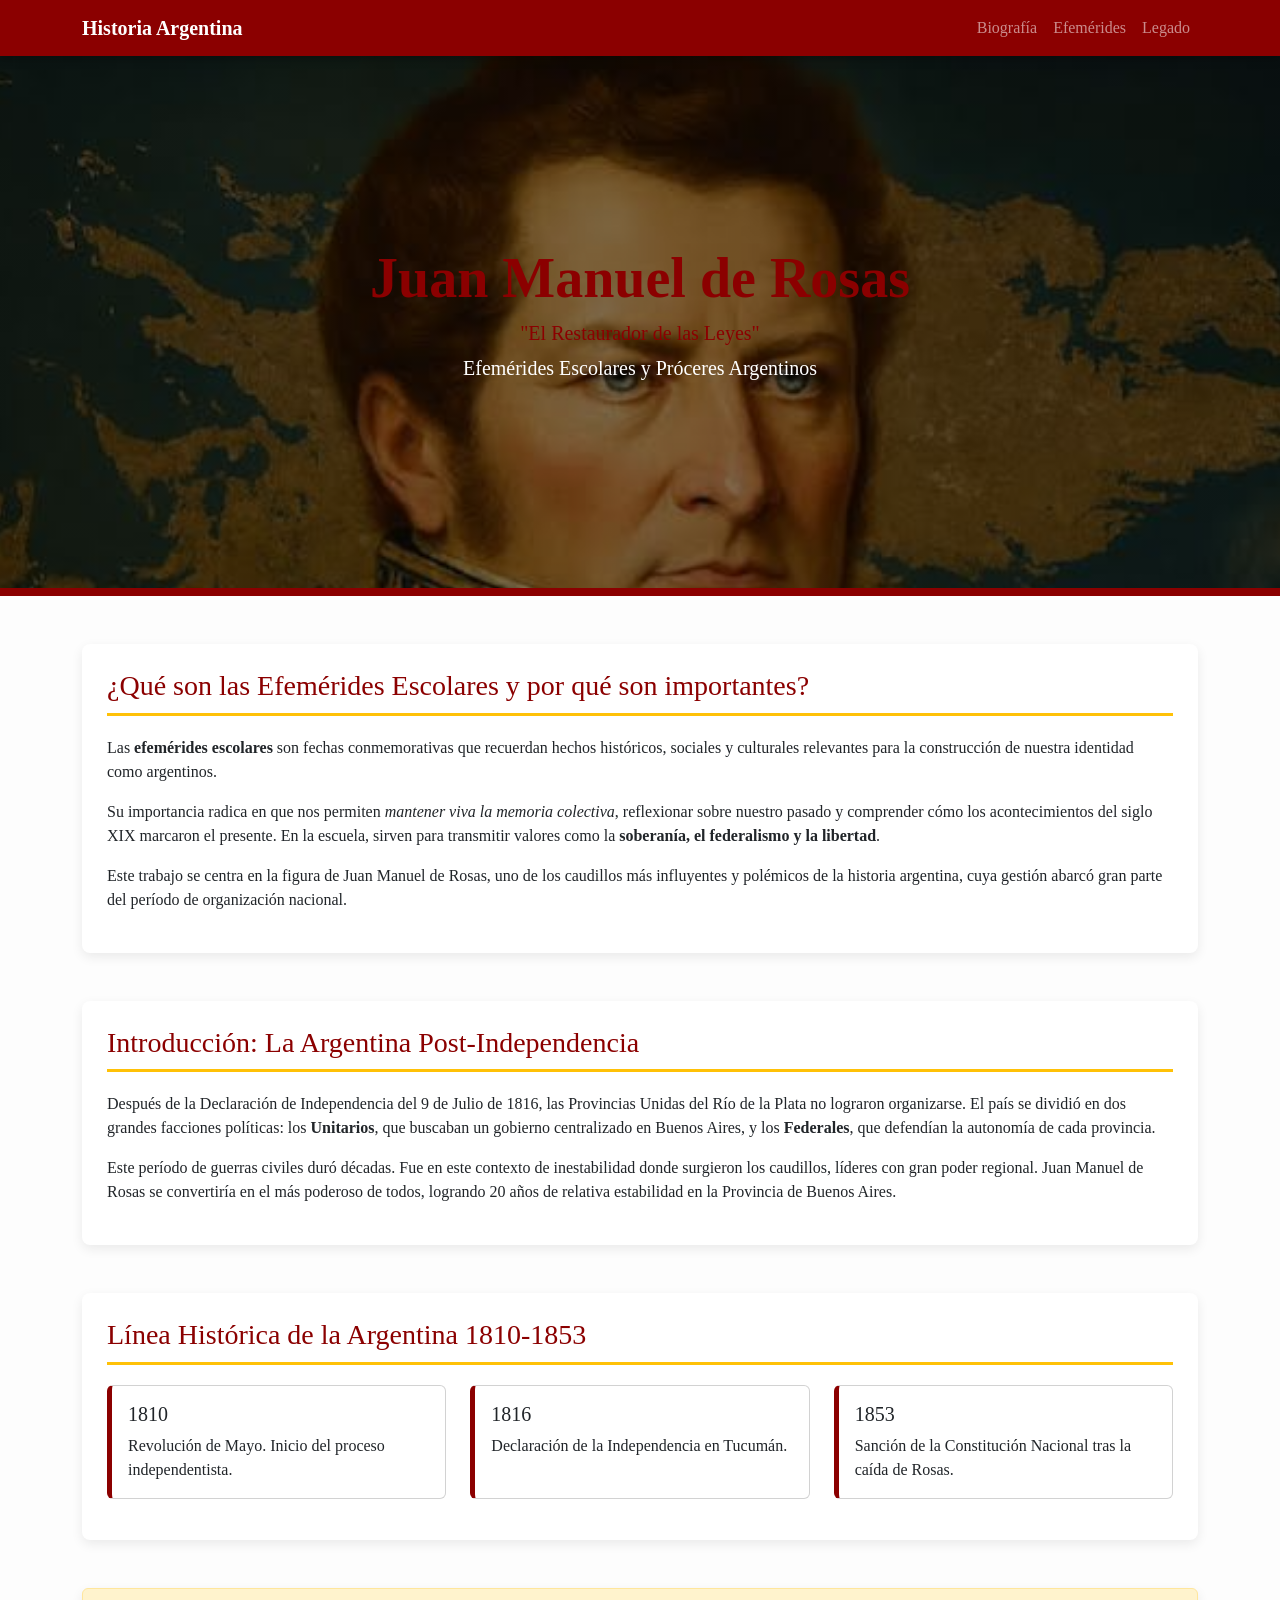
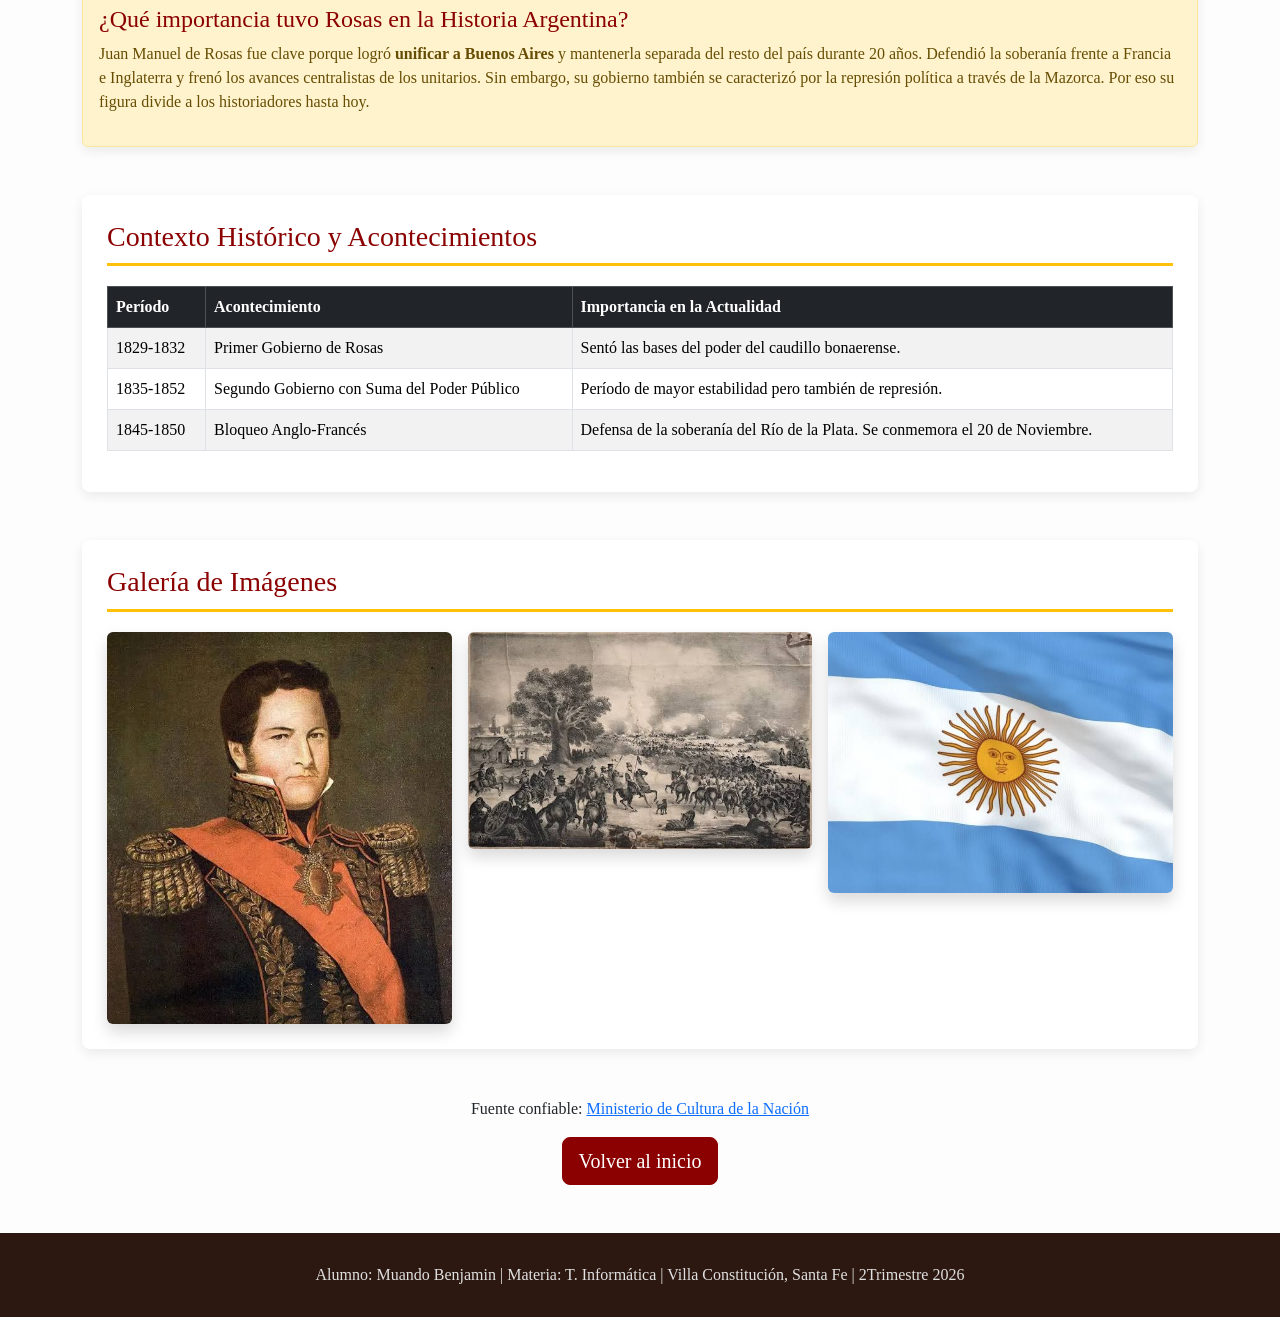
<file: index.html>
<!DOCTYPE html>
<html lang="es">
<head>
    <meta charset="UTF-8">
    <meta name="viewport" content="width=device-width, initial-scale=1.0">
    <link href="https://cdn.jsdelivr.net/npm/bootstrap@5.3.3/dist/css/bootstrap.min.css" rel="stylesheet">
    <link rel="stylesheet" href="css/styless.css">
    <title>Efemérides y Próceres - Juan Manuel de Rosas</title>
</head>

<body>

    <nav class="navbar navbar-expand-lg navbar-dark sticky-top" id="mainNav">
        <div class="container">
            <a class="navbar-brand fw-bold" href="index.html">Historia Argentina</a>
            <button class="navbar-toggler" type="button" data-bs-toggle="collapse" data-bs-target="#navbarNav">
                <span class="navbar-toggler-icon"></span>
            </button>
            <div class="collapse navbar-collapse" id="navbarNav">
                <ul class="navbar-nav ms-auto">
                    <li class="nav-item"><a class="nav-link" href="biografia.html">Biografía</a></li>
                    <li class="nav-item"><a class="nav-link" href="efemerides.html">Efemérides</a></li>
                    <li class="nav-item"><a class="nav-link" href="legado.html">Legado</a></li>
                </ul>
            </div>
        </div>
    </nav>

    <header id="inicio" class="d-flex align-items-center">
        <div class="container text-center text-white">
            <h1 class="display-4 fw-bold">Juan Manuel de Rosas</h1>
            <h2 class="lead">"El Restaurador de las Leyes"</h2>
            <p class="fs-5">Efemérides Escolares y Próceres Argentinos</p>
        </div>
    </header>

    <main class="container my-5">

        <section class="mb-5">
            <h3 class="titulo-seccion">¿Qué son las Efemérides Escolares y por qué son importantes?</h3>
            <p>Las <strong>efemérides escolares</strong> son fechas conmemorativas que recuerdan hechos históricos,
                sociales y culturales relevantes para la construcción de nuestra identidad como argentinos.</p>
            <p>Su importancia radica en que nos permiten <em>mantener viva la memoria colectiva</em>, reflexionar sobre
                nuestro pasado y comprender cómo los acontecimientos del siglo XIX marcaron el presente. En la escuela,
                sirven para transmitir valores como la <strong>soberanía, el federalismo y la libertad</strong>.</p>
            <p>Este trabajo se centra en la figura de Juan Manuel de Rosas, uno de los caudillos más influyentes y
                polémicos de la historia argentina, cuya gestión abarcó gran parte del período de organización nacional.
            </p>
        </section>

        <section class="mb-5">
            <h3 class="titulo-seccion">Introducción: La Argentina Post-Independencia</h3>
            <p>Después de la Declaración de Independencia del 9 de Julio de 1816, las Provincias Unidas del Río de la
                Plata no lograron organizarse. El país se dividió en dos grandes facciones políticas: los
                <strong>Unitarios</strong>, que buscaban un gobierno centralizado en Buenos Aires, y los
                <strong>Federales</strong>, que defendían la autonomía de cada provincia.</p>
            <p>Este período de guerras civiles duró décadas. Fue en este contexto de inestabilidad donde surgieron los
                caudillos, líderes con gran poder regional. Juan Manuel de Rosas se convertiría en el más poderoso de
                todos, logrando 20 años de relativa estabilidad en la Provincia de Buenos Aires.</p>
        </section>

        <section class="mb-5">
            <h3 class="titulo-seccion">Línea Histórica de la Argentina 1810-1853</h3>
            <div class="row">
                <div class="col-md-4 mb-3">
                    <div class="card h-100 sombra-card">
                        <div class="card-body">
                            <h5 class="card-title">1810</h5>
                            <p class="card-text">Revolución de Mayo. Inicio del proceso independentista.</p>
                        </div>
                    </div>
                </div>
                <div class="col-md-4 mb-3">
                    <div class="card h-100 sombra-card">
                        <div class="card-body">
                            <h5 class="card-title">1816</h5>
                            <p class="card-text">Declaración de la Independencia en Tucumán.</p>
                        </div>
                    </div>
                </div>
                <div class="col-md-4 mb-3">
                    <div class="card h-100 sombra-card">
                        <div class="card-body">
                            <h5 class="card-title">1853</h5>
                            <p class="card-text">Sanción de la Constitución Nacional tras la caída de Rosas.</p>
                        </div>
                    </div>
                </div>
            </div>
        </section>

        <section class="mb-5 alert alert-warning">
            <h4>¿Qué importancia tuvo Rosas en la Historia Argentina?</h4>
            <p>Juan Manuel de Rosas fue clave porque logró <strong>unificar a Buenos Aires</strong> y mantenerla
                separada del resto del país durante 20 años. Defendió la soberanía frente a Francia e Inglaterra y frenó
                los avances centralistas de los unitarios. Sin embargo, su gobierno también se caracterizó por la
                represión política a través de la Mazorca. Por eso su figura divide a los historiadores hasta hoy.</p>
        </section>

        <section class="mb-5">
            <h3 class="titulo-seccion">Contexto Histórico y Acontecimientos</h3>
            <table class="table table-striped table-bordered">
                <thead class="table-dark">
                    <tr>
                        <th>Período</th>
                        <th>Acontecimiento</th>
                        <th>Importancia en la Actualidad</th>
                    </tr>
                </thead>
                <tbody>
                    <tr>
                        <td>1829-1832</td>
                        <td>Primer Gobierno de Rosas</td>
                        <td>Sentó las bases del poder del caudillo bonaerense.</td>
                    </tr>
                    <tr>
                        <td>1835-1852</td>
                        <td>Segundo Gobierno con Suma del Poder Público</td>
                        <td>Período de mayor estabilidad pero también de represión.</td>
                    </tr>
                    <tr>
                        <td>1845-1850</td>
                        <td>Bloqueo Anglo-Francés</td>
                        <td>Defensa de la soberanía del Río de la Plata. Se conmemora el 20 de Noviembre.</td>
                    </tr>
                </tbody>
            </table>
        </section>

        <section class="mb-5">
            <h3 class="titulo-seccion">Galería de Imágenes</h3>
            <div class="row g-3">
                <div class="col-md-4">
                    <img src="img/rosas.webp" class="img-fluid rounded shadow"
                        alt="Retrato oficial de Juan Manuel de Rosas">
                </div>
                <div class="col-md-4">
                    <img src="img/caseros.jpg" class="img-fluid rounded shadow" alt="Pintura de la Batalla de Caseros">
                </div>
                <div class="col-md-4">
                    <img src="img/bandera.jpg" class="img-fluid rounded shadow"
                        alt="Bandera Argentina durante el gobierno de Rosas">
                </div>
            </div>
        </section>

        <p class="text-center">Fuente confiable: <a href="https://www.cultura.gob.ar" target=" _blank">Ministerio
                de Cultura de la Nación</a></p>

        <div class="text-center">
            <a href="#inicio" class="btn btn-danger btn-lg">Volver al inicio</a>
        </div>

    </main>

    <footer>
        <div class="container text-center">
            <p class="mb-0">Alumno: Muando Benjamin | Materia: T. Informática | Villa Constitución, Santa Fe | 2Trimestre 2026</p>
        </div>
    </footer>

   <script src="https://cdn.jsdelivr.net/npm/bootstrap@5.3.3/dist/js/bootstrap.bundle.min.js"> </script>
</body>
</html>
</file>
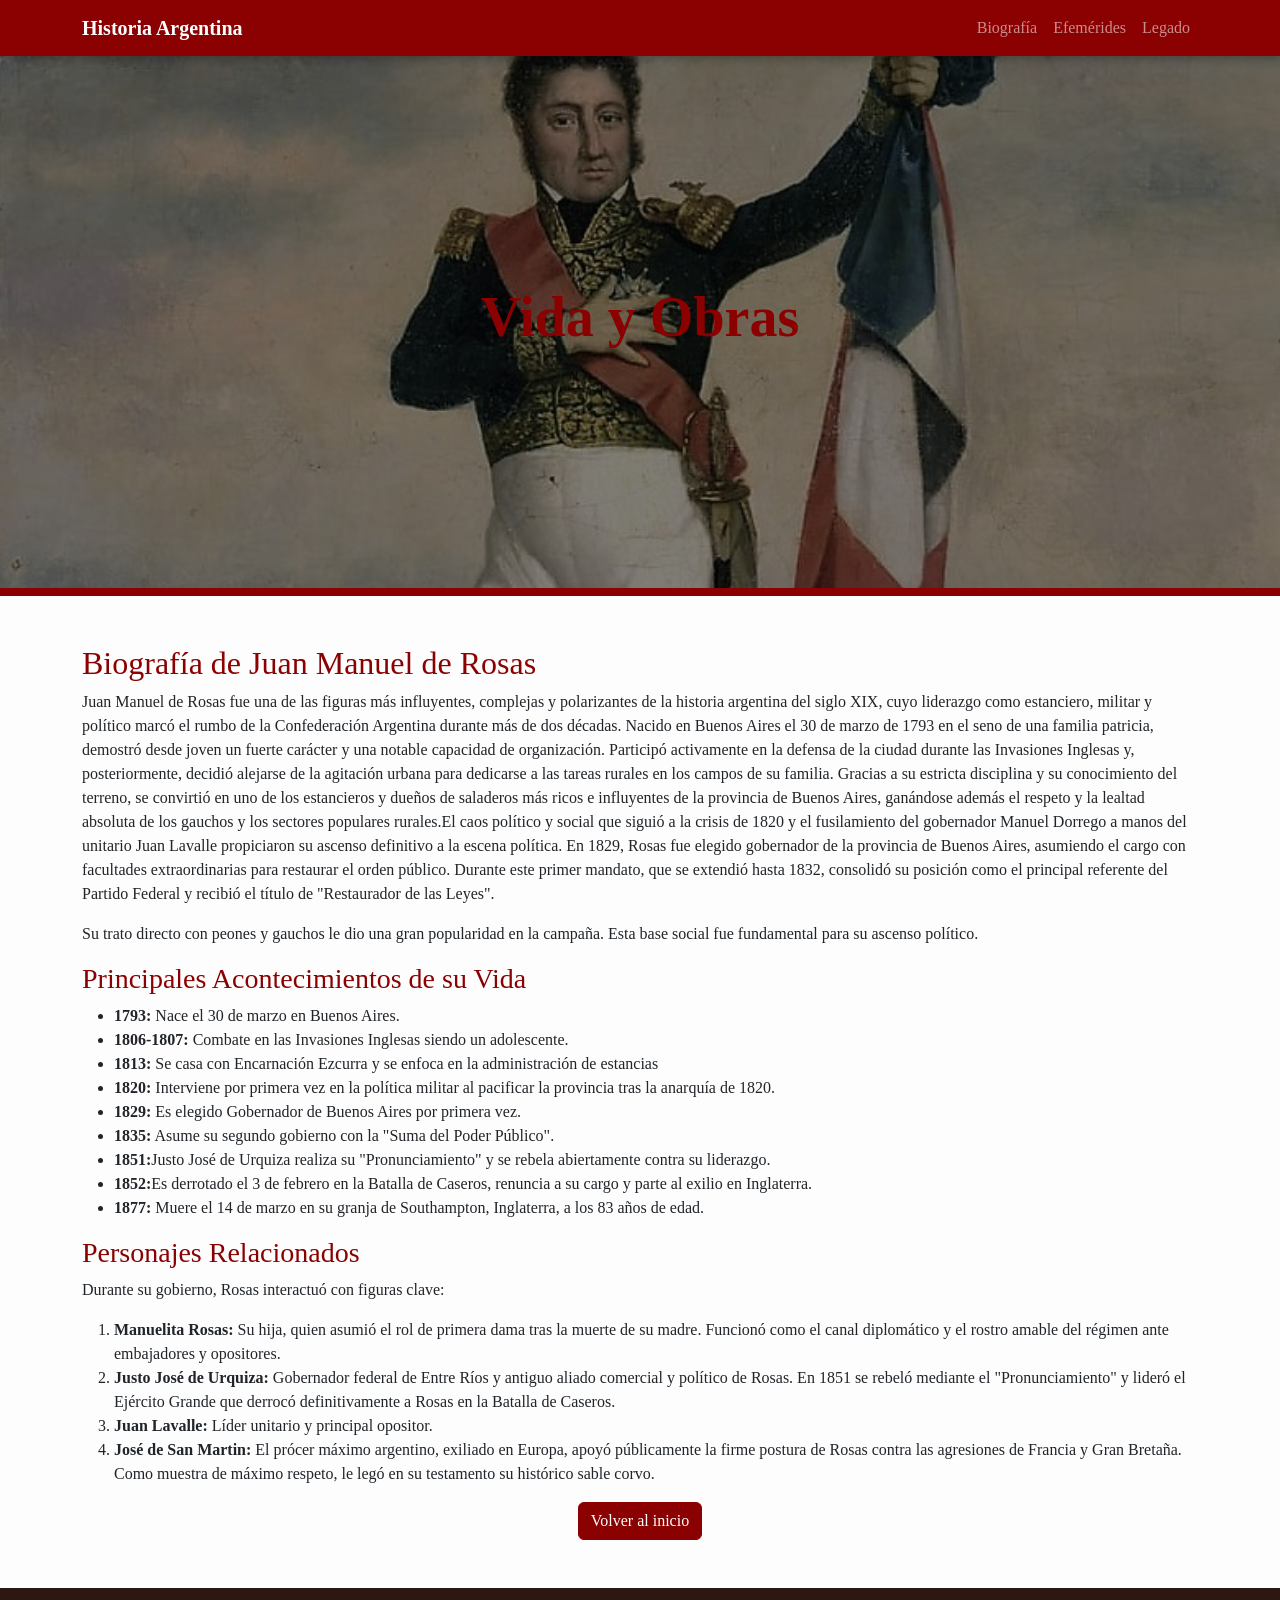
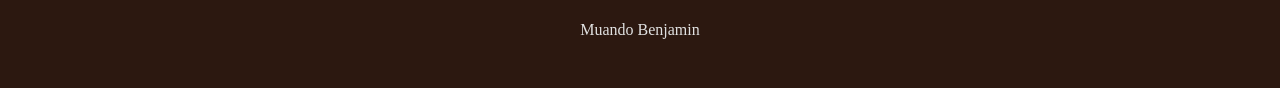
<file: biografia.html>
<!DOCTYPE html>
<html lang="es">

<head>
    <meta charset="UTF-8">
    <meta name="viewport" content="width=device-width, initial-scale=1.0">
    <link href="https://cdn.jsdelivr.net/npm/bootstrap@5.3.3/dist/css/bootstrap.min.css" rel=" stylesheet">
    <link rel="stylesheet" href="css/bio.css">
    <title>Biografía - Rosas</title>
</head>

<body>
    <nav class="navbar navbar-expand-lg navbar-dark sticky-top" id="mainNav">
        <div class="container">
            <a class="navbar-brand fw-bold" href="index.html">Historia Argentina</a>
            <button class="navbar-toggler" type="button" data-bs-toggle="collapse" data-bs-target="#navbarNav">
                <span class="navbar-toggler-icon"></span>
            </button>
            <div class="collapse navbar-collapse" id="navbarNav">
                <ul class="navbar-nav ms-auto">
                    <li class="nav-item"><a class="nav-link" href="biografia.html">Biografía</a></li>
                    <li class="nav-item"><a class="nav-link" href="efemerides.html">Efemérides</a></li>
                    <li class="nav-item"><a class="nav-link" href="legado.html">Legado</a></li>
                </ul>
            </div>
        </div>
    </nav>
    <header id="inicio" class="d-flex align-items-center">
        <div class="container text-center text-white d-flex align-items-center justify-content-center">
            <h1 class="display-4 fw-bold">Vida y Obras</h1>
        </div>
    </header>
    <main class="container my-5">
        <h2>Biografía de Juan Manuel de Rosas</h2>
        <p>Juan Manuel de Rosas fue una de las figuras más influyentes, complejas y polarizantes de la historia
            argentina del siglo XIX, cuyo liderazgo como estanciero, militar y político marcó el rumbo de la
            Confederación Argentina durante más de dos décadas. Nacido en Buenos Aires el 30 de marzo de 1793 en el seno
            de una familia patricia, demostró desde joven un fuerte carácter y una notable capacidad de organización.
            Participó activamente en la defensa de la ciudad durante las Invasiones Inglesas y, posteriormente, decidió
            alejarse de la agitación urbana para dedicarse a las tareas rurales en los campos de su familia. Gracias a
            su estricta disciplina y su conocimiento del terreno, se convirtió en uno de los estancieros y dueños de
            saladeros más ricos e influyentes de la provincia de Buenos Aires, ganándose además el respeto y la lealtad
            absoluta de los gauchos y los sectores populares rurales.El caos político y social que siguió a la crisis de
            1820 y el fusilamiento del gobernador Manuel Dorrego a manos del unitario Juan Lavalle propiciaron su
            ascenso definitivo a la escena política. En 1829, Rosas fue elegido gobernador de la provincia de Buenos
            Aires, asumiendo el cargo con facultades extraordinarias para restaurar el orden público. Durante este
            primer mandato, que se extendió hasta 1832, consolidó su posición como el principal referente del Partido
            Federal y recibió el título de "Restaurador de las Leyes".</p>
        <p>Su trato directo con peones y gauchos le dio una gran popularidad en la campaña. Esta base social fue
            fundamental para su ascenso político.</p>

        <h3>Principales Acontecimientos de su Vida</h3>
        <ul>
            <li><strong>1793:</strong> Nace el 30 de marzo en Buenos Aires.</li>
            <li><strong>1806-1807:</strong> Combate en las Invasiones Inglesas siendo un adolescente.</li>
            <li><strong>1813:</strong> Se casa con Encarnación Ezcurra y se enfoca en la administración de estancias
            </li>
            <li><strong>1820:</strong> Interviene por primera vez en la política militar al pacificar la provincia tras
                la anarquía de 1820.</li>
            <li><strong>1829:</strong> Es elegido Gobernador de Buenos Aires por primera vez.</li>
            <li><strong>1835:</strong> Asume su segundo gobierno con la "Suma del Poder Público".</li>
            <li><strong>1851:</strong>Justo José de Urquiza realiza su "Pronunciamiento" y se rebela abiertamente contra
                su liderazgo.</li>
            <li><strong>1852:</strong>Es derrotado el 3 de febrero en la Batalla de Caseros, renuncia a su cargo y parte
                al exilio en Inglaterra.</li>
            <li><strong>1877:</strong> Muere el 14 de marzo en su granja de Southampton, Inglaterra, a los 83 años de
                edad.</li>
        </ul>

        <h3>Personajes Relacionados</h3>
        <p>Durante su gobierno, Rosas interactuó con figuras clave:</p>
        <ol>
            <li><strong>Manuelita Rosas:</strong> Su hija, quien asumió el rol de primera dama tras la muerte de su
                madre. Funcionó como el canal diplomático y el rostro amable del régimen ante embajadores y opositores.
            </li>
            <li><strong>Justo José de Urquiza:</strong> Gobernador federal de Entre Ríos y antiguo aliado comercial y
                político de Rosas. En 1851 se rebeló mediante el "Pronunciamiento" y lideró el Ejército Grande que
                derrocó definitivamente a Rosas en la Batalla de Caseros.</li>
            <li><strong>Juan Lavalle:</strong> Líder unitario y principal opositor.</li>
            <li><strong>José de San Martin:</strong> El prócer máximo argentino, exiliado en Europa, apoyó públicamente
                la firme postura de Rosas contra las agresiones de Francia y Gran Bretaña. Como muestra de máximo
                respeto, le legó en su testamento su histórico sable corvo.</li>
        </ol>
        <div class="text-center">
            <a href="#inicio" class="btn btn-danger">Volver al inicio</a>
        </div>
    </main>
    <footer>
        <div class="container text-center">
            <p>Muando Benjamin</p>
        </div>
    </footer>

      <script src="https://cdn.jsdelivr.net/npm/bootstrap@5.3.3/dist/js/bootstrap.bundle.min.js"> </script>
</body>

</html>
</file>
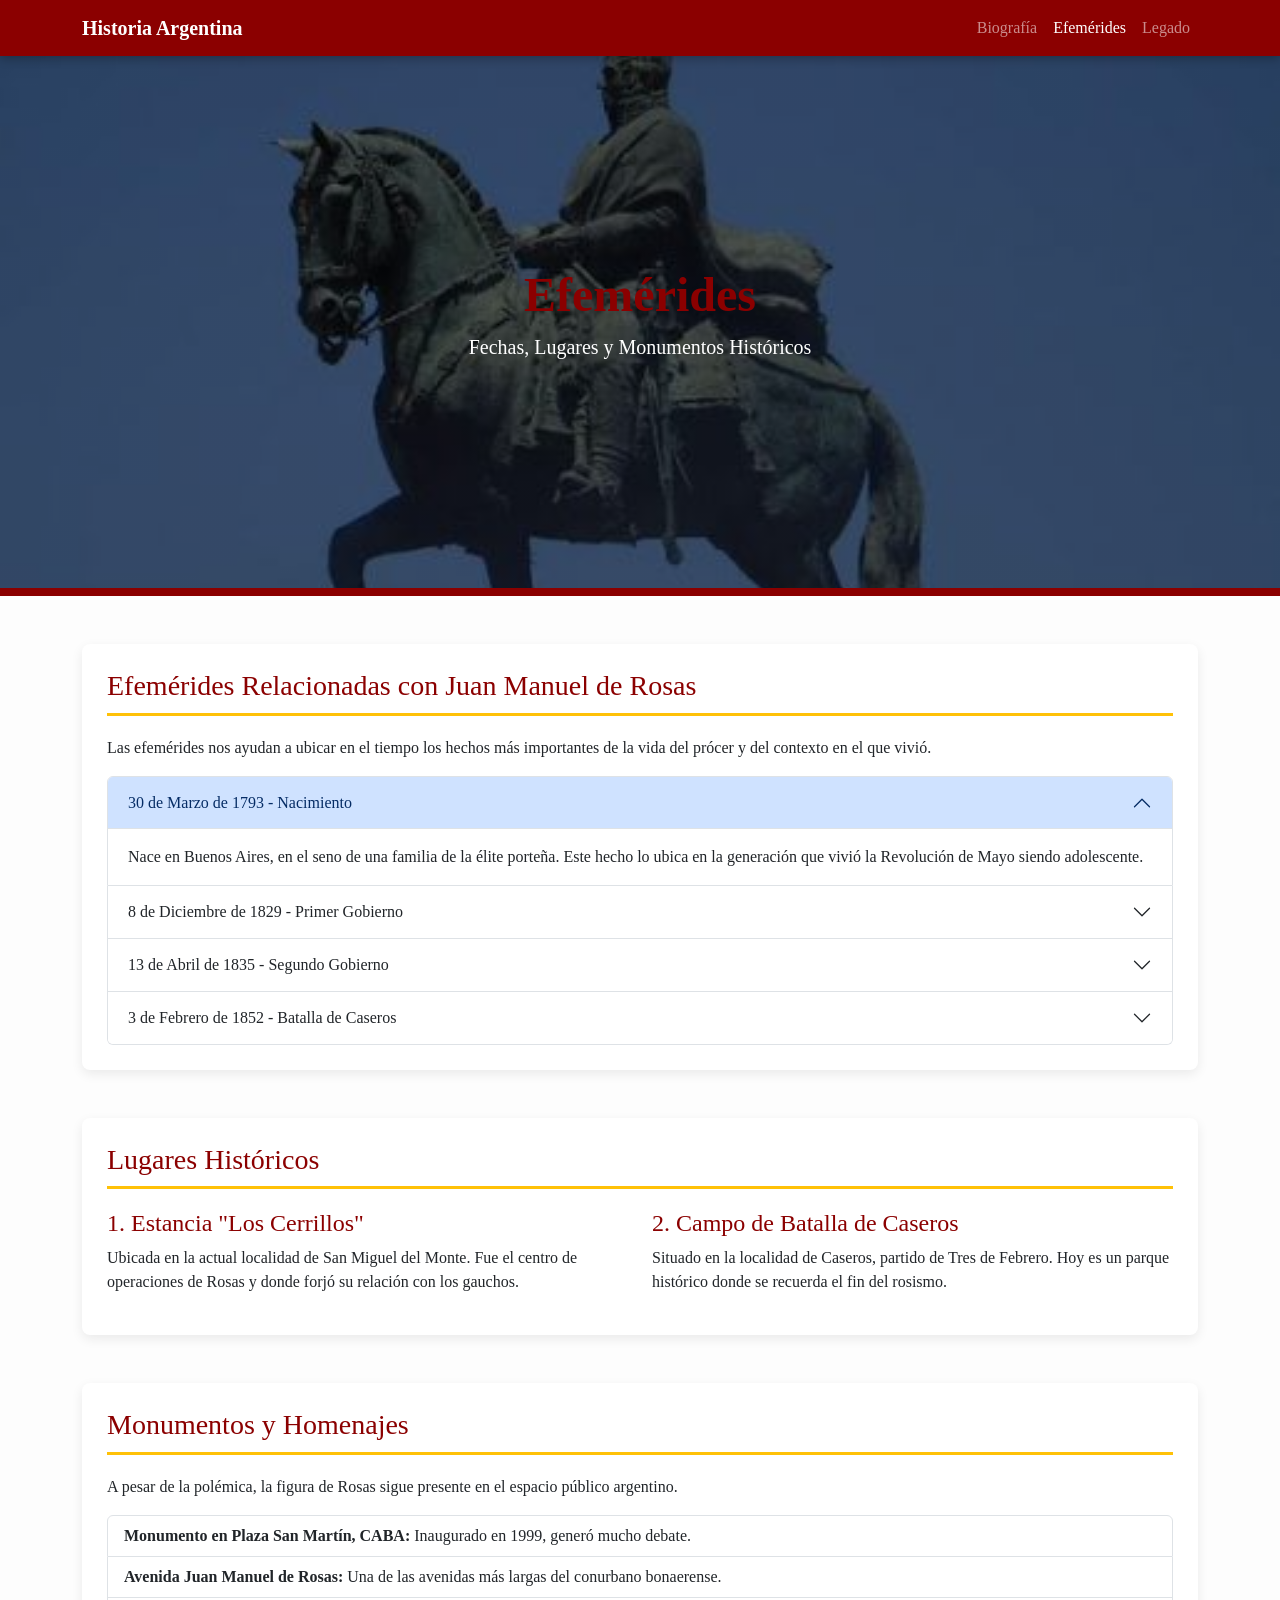
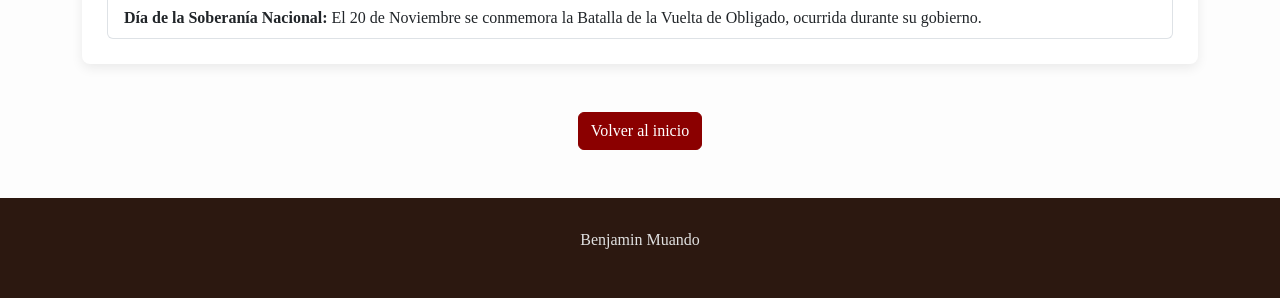
<file: efemerides.html>
<!DOCTYPE html>
<html lang="es">

<head>
    <meta charset="UTF-8">
    <meta name="viewport" content="width=device-width, initial-scale=1.0">
    <link href="https://cdn.jsdelivr.net/npm/bootstrap@5.3.3/dist/css/bootstrap.min.css" rel=" stylesheet">
    <link rel="stylesheet" href="css/efeme.css">
    <title>Efemérides y Monumentos</title>
</head>

<body>

    <nav class="navbar navbar-expand-lg navbar-dark sticky-top" id="mainNav">
        <div class="container">
            <a class="navbar-brand fw-bold" href="index.html">Historia Argentina</a>
            <div class="navbar-nav ms-auto">
                <a class="nav-link" href="biografia.html">Biografía</a>
                <a class="nav-link active" href="efemerides.html">Efemérides</a>
                <a class="nav-link" href="legado.html">Legado</a>
            </div>
        </div>
    </nav>

    <header id="inicio" class="d-flex align-items-center">
        <div class="container text-center text-white d-flex align-items-center justify-content-center h-100">
            <div>
                <h1 class="display-5 fw-bold">Efemérides</h1>
                <p class="lead">Fechas, Lugares y Monumentos Históricos</p>
            </div>
        </div>
    </header>

    <main class="container my-5">

        <section class="mb-5">
            <h3 class="titulo-seccion">Efemérides Relacionadas con Juan Manuel de Rosas</h3>
            <p>Las efemérides nos ayudan a ubicar en el tiempo los hechos más importantes de la vida del prócer y del
                contexto en el que vivió.</p>

            <div class="accordion" id="lineaTiempo">
                <div class="accordion-item">
                    <h2 class="accordion-header">
                        <button class="accordion-button" type="button" data-bs-toggle="collapse"
                            data-bs-target="#fecha1">
                            30 de Marzo de 1793 - Nacimiento
                        </button>
                    </h2>
                    <div id="fecha1" class="accordion-collapse collapse show" data-bs-parent="#lineaTiempo">
                        <div class="accordion-body">
                            Nace en Buenos Aires, en el seno de una familia de la élite porteña. Este hecho lo ubica en
                            la generación que vivió la Revolución de Mayo siendo adolescente.
                        </div>
                    </div>
                </div>
                <div class="accordion-item">
                    <h2 class="accordion-header">
                        <button class="accordion-button collapsed" type="button" data-bs-toggle="collapse"
                            data-bs-target="#fecha2">
                            8 de Diciembre de 1829 - Primer Gobierno
                        </button>
                    </h2>
                    <div id="fecha2" class="accordion-collapse collapse" data-bs-parent="#lineaTiempo">
                        <div class="accordion-body">
                            Asume por primera vez la gobernación de Buenos Aires. En este período firma el Pacto Federal
                            de 1831.
                        </div>
                    </div>
                </div>
                <div class="accordion-item">
                    <h2 class="accordion-header">
                        <button class="accordion-button collapsed" type="button" data-bs-toggle="collapse"
                            data-bs-target="#fecha3">
                            13 de Abril de 1835 - Segundo Gobierno
                        </button>
                    </h2>
                    <div id="fecha3" class="accordion-collapse collapse" data-bs-parent="#lineaTiempo">
                        <div class="accordion-body">
                            Comienza su gobierno más largo. La Legislatura le otorga la <strong>Suma del Poder
                                Público</strong>, concentrando todo el poder.
                        </div>
                    </div>
                </div>
                <div class="accordion-item">
                    <h2 class="accordion-header">
                        <button class="accordion-button collapsed" type="button" data-bs-toggle="collapse"
                            data-bs-target="#fecha4">
                            3 de Febrero de 1852 - Batalla de Caseros
                        </button>
                    </h2>
                    <div id="fecha4" class="accordion-collapse collapse" data-bs-parent="#lineaTiempo">
                        <div class="accordion-body">
                            Es derrotado por el Ejército Grande de Urquiza. Este día marca el fin de su gobierno y el
                            inicio de la Organización Nacional.
                        </div>
                    </div>
                </div>
            </div>
        </section>

        <section class="mb-5">
            <h3 class="titulo-seccion">Lugares Históricos</h3>
            <div class="row">
                <div class="col-md-6">
                    <h4>1. Estancia "Los Cerrillos"</h4>
                    <p>Ubicada en la actual localidad de San Miguel del Monte. Fue el centro de operaciones de Rosas y
                        donde forjó su relación con los gauchos.</p>
                </div>
                <div class="col-md-6">
                    <h4>2. Campo de Batalla de Caseros</h4>
                    <p>Situado en la localidad de Caseros, partido de Tres de Febrero. Hoy es un parque histórico donde
                        se recuerda el fin del rosismo.</p>
                </div>
            </div>
        </section>

        <section class="mb-5">
            <h3 class="titulo-seccion">Monumentos y Homenajes</h3>
            <p>A pesar de la polémica, la figura de Rosas sigue presente en el espacio público argentino.</p>
            <ul class="list-group">
                <li class="list-group-item"> <strong>Monumento en Plaza San Martín, CABA:</strong> Inaugurado en 1999,
                    generó mucho debate.</li>
                <li class="list-group-item"> <strong>Avenida Juan Manuel de Rosas:</strong> Una de las avenidas más
                    largas del conurbano bonaerense.</li>
                <li class="list-group-item"> <strong>Día de la Soberanía Nacional:</strong> El 20 de Noviembre se
                    conmemora la Batalla de la Vuelta de Obligado, ocurrida durante su gobierno.</li>
            </ul>
        </section>

        <div class="text-center">
            <a href="#inicio" class="btn btn-danger">Volver al inicio</a>
        </div>
    </main>

    <footer>
        <div class="container text-center">
            <p>Benjamin Muando</p>
        </div>
    </footer>
    <script src="https://cdn.jsdelivr.net/npm/bootstrap@5.3.3/dist/js/bootstrap.bundle.min.js"> </script>
</body>
</html>
</file>
<file: css/styless.css>
body {
    font-family: 'Georgia', serif; 
    background-color: #FDFDFD;
    color: #212529;
}

header {
    background-image: linear-gradient(rgba(0,0,0,0.5), rgba(0,0,0,0.5)), url('../img/fondo\ rosas.jpg');
    background-size: cover;
    background-position: center;
    background-attachment: fixed; 
    height: 60vh;
    border-bottom: 8px solid #8B0000; 
}

#mainNav {
    background-color: #8B0000 !important;
    box-shadow: 0 2px 10px rgba(0,0,0,0.3);
}

footer {
    background-color: #2C1810; 
    color: #E0E0E0;
    padding: 30px 0;
}

.titulo-seccion {
    color: #8B0000;
    border-bottom: 3px solid #FFC107; 
    padding-bottom: 10px;
    margin-bottom: 20px;
}

.sombra-card {
    transition: transform 0.3s;
    border-left: 5px solid #8B0000;
}
.sombra-card:hover {
    transform: translateY(-5px); 
}

section {
    padding: 25px;
    margin-bottom: 40px;
    background-color: white;
    border-radius: 8px;
    box-shadow: 0 4px 12px rgba(0,0,0,0.08);
}

h1, h2, h3, h4 {
    color: #8B0000; 
}
.btn-danger {
    background-color: #8B0000;
    border-color: #8B0000;
}
</file>
<file: css/bio.css>
body {
    font-family: 'Georgia', serif; 
    background-color: #FDFDFD;
    color: #212529;
}

header {
    background-image: linear-gradient(rgba(0,0,0,0.5), rgba(0,0,0,0.5)), url('../img/fondo\ rosas\ 2.jpg');
    background-size: cover;
    background-position: center;
    background-attachment: fixed;
    height: 60vh;
    border-bottom: 8px solid #8B0000; 
}

#mainNav {
    background-color: #8B0000 !important;
    box-shadow: 0 2px 10px rgba(0,0,0,0.3);
}

footer {
    background-color: #2C1810; 
    color: #E0E0E0;
    padding: 30px 0;
}

.titulo-seccion {
    color: #8B0000;
    border-bottom: 3px solid #FFC107; 
    padding-bottom: 10px;
    margin-bottom: 20px;
}

.sombra-card {
    transition: transform 0.3s;
    border-left: 5px solid #8B0000;
}
.sombra-card:hover {
    transform: translateY(-5px); 
}

section {
    padding: 25px;
    margin-bottom: 40px;
    background-color: white;
    border-radius: 8px;
    box-shadow: 0 4px 12px rgba(0,0,0,0.08);
}

h1, h2, h3, h4 {
    color: #8B0000; 
}
.btn-danger {
    background-color: #8B0000;
    border-color: #8B0000;
}
</file>
<file: css/efeme.css>
body {
    font-family: 'Georgia', serif; 
    background-color: #FDFDFD;
    color: #212529;
}

header {
    background-image: linear-gradient(rgba(0,0,0,0.5), rgba(0,0,0,0.5)), url('../img/fono\ rosas\ 3.jpg');
    background-size: cover;
    background-position: center;
    background-attachment: fixed; 
    height: 60vh;
    border-bottom: 8px solid #8B0000; 
}

#mainNav {
    background-color: #8B0000 !important;
    box-shadow: 0 2px 10px rgba(0,0,0,0.3);
}

footer {
    background-color: #2C1810; 
    color: #E0E0E0;
    padding: 30px 0;
}

.titulo-seccion {
    color: #8B0000;
    border-bottom: 3px solid #FFC107; 
    padding-bottom: 10px;
    margin-bottom: 20px;
}

.sombra-card {
    transition: transform 0.3s;
    border-left: 5px solid #8B0000;
}
.sombra-card:hover {
    transform: translateY(-5px); 
}

section {
    padding: 25px;
    margin-bottom: 40px;
    background-color: white;
    border-radius: 8px;
    box-shadow: 0 4px 12px rgba(0,0,0,0.08);
}

h1, h2, h3, h4 {
    color: #8B0000; 
}
.btn-danger {
    background-color: #8B0000;
    border-color: #8B0000;
}
</file>
